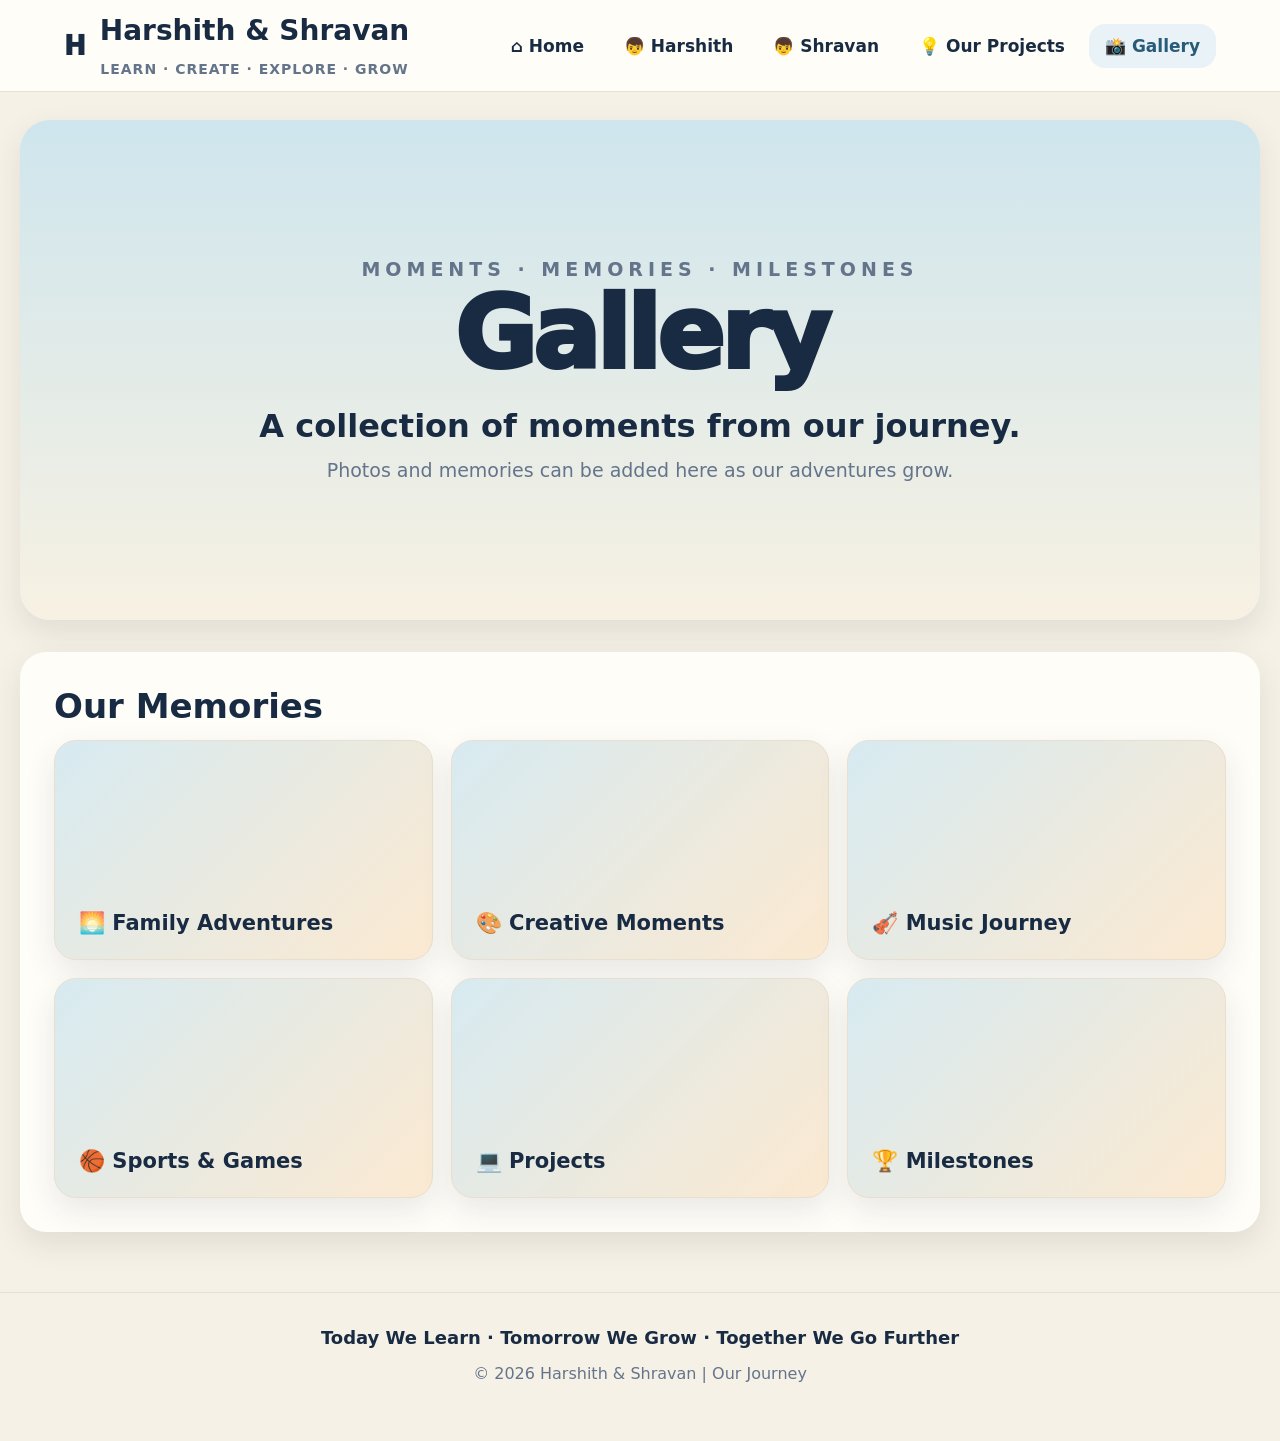
<file: pages/gallery.html>
<!DOCTYPE html>
<html lang="en"><head><meta charset="UTF-8"><meta name="viewport" content="width=device-width, initial-scale=1.0">
<title>Gallery | Harshith &amp; Shravan</title><link rel="stylesheet" href="../css/style.css"></head>
<body><header>
  <nav class="nav">
    <div class="logo">
      <div class="logo-mark">H</div>
      <div class="logo-text">
        <strong>Harshith &amp; Shravan</strong>
        <small>LEARN · CREATE · EXPLORE · GROW</small>
      </div>
    </div>
    <div class="nav-links"><a href="../index.html">⌂ Home</a><a href="harshith.html">👦 Harshith</a><a href="shravan.html">👦 Shravan</a><a href="projects.html">💡 Our Projects</a><a href="gallery.html" class="active">📸 Gallery</a></div>
  </nav>
</header>
<main class="page">
  <section class="hero"><div class="hero-content">
    <p class="hero-kicker">MOMENTS · MEMORIES · MILESTONES</p><h1>Gallery</h1>
    <h2>A collection of moments from our journey.</h2>
    <p>Photos and memories can be added here as our adventures grow.</p>
  </div></section>
  <section><h2>Our Memories</h2>
    <div class="gallery-grid">
      <div class="gallery-item"><span>🌅 Family Adventures</span></div>
      <div class="gallery-item"><span>🎨 Creative Moments</span></div>
      <div class="gallery-item"><span>🎻 Music Journey</span></div>
      <div class="gallery-item"><span>🏀 Sports &amp; Games</span></div>
      <div class="gallery-item"><span>💻 Projects</span></div>
      <div class="gallery-item"><span>🏆 Milestones</span></div>
    </div>
  </section>
</main><footer>
  <div class="footer-big">Today We Learn · Tomorrow We Grow · Together We Go Further</div>
  <p>© 2026 Harshith &amp; Shravan | Our Journey</p>
</footer></body></html>
</file>
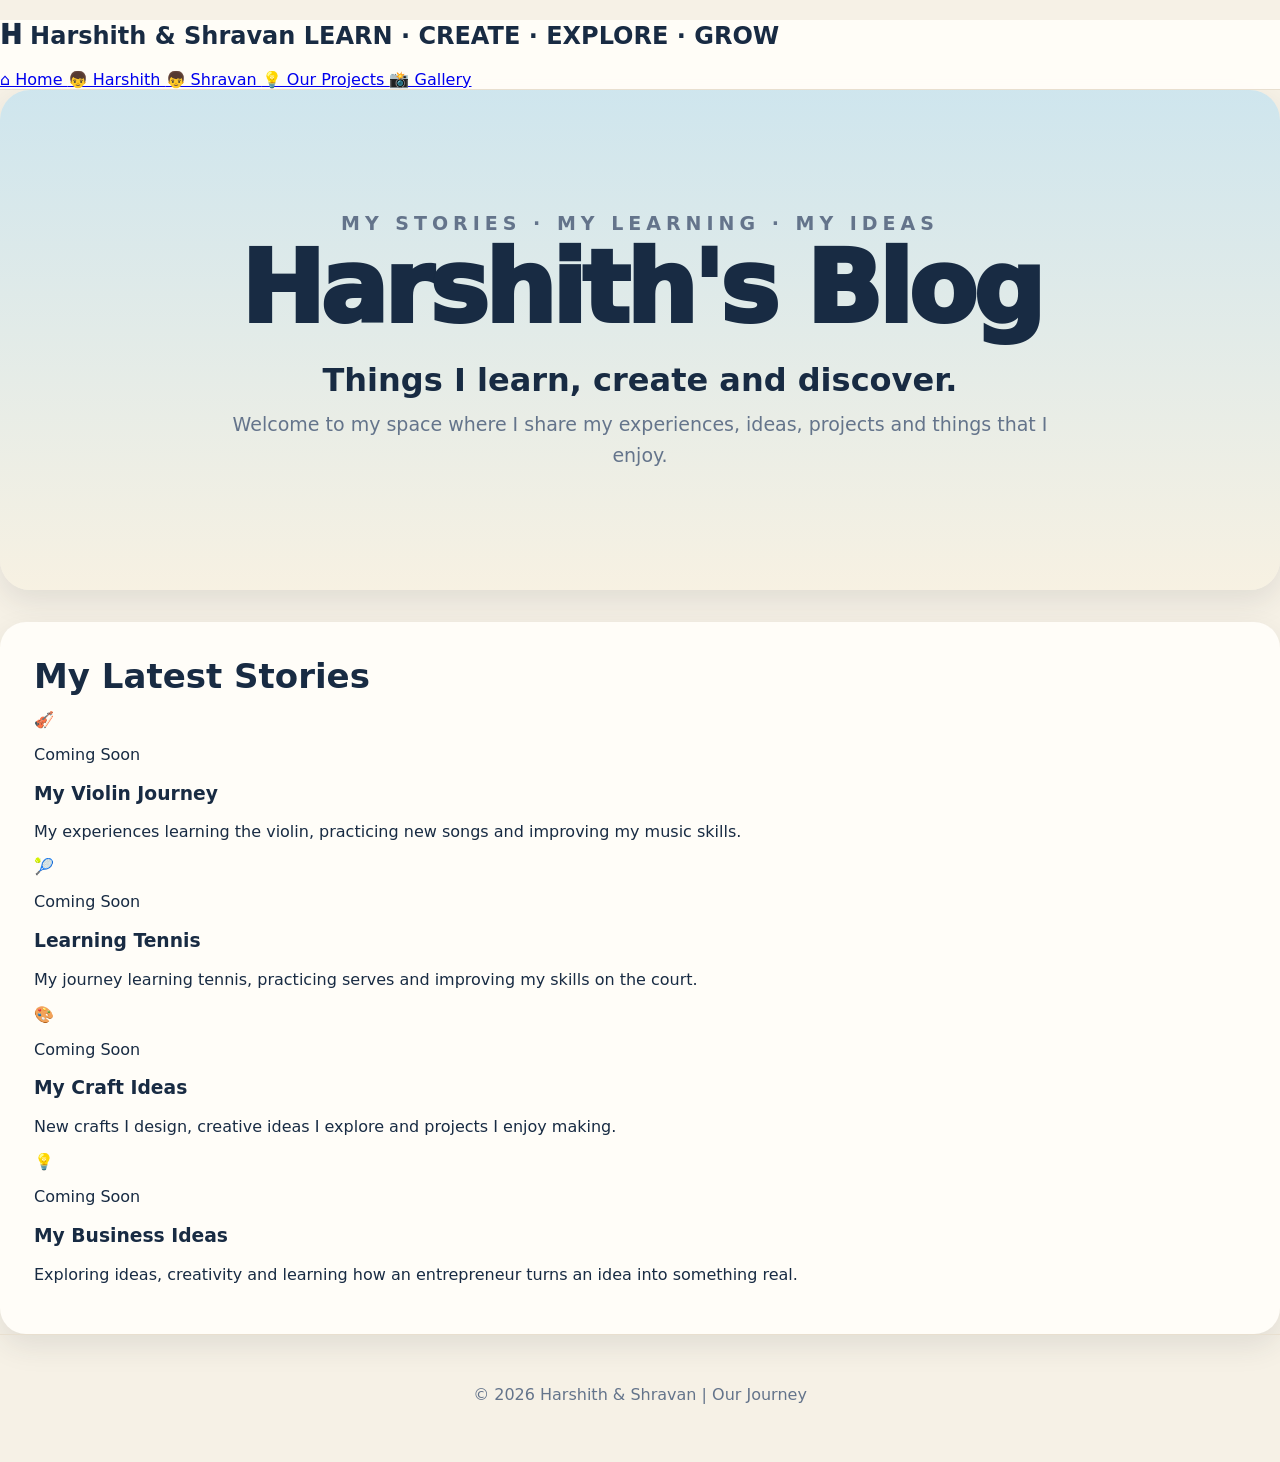
<file: pages/harshith-blog.html>
<!DOCTYPE html>
<html lang="en">

<head>
    <meta charset="UTF-8">
    <meta name="viewport" content="width=device-width, initial-scale=1.0">

    <title>Harshith's Blog | Our Journey</title>

    <link rel="stylesheet" href="../css/style.css">
</head>

<body>

    <!-- HEADER -->

    <header>

        <h2>
            <span class="logo-mark">H</span>

            Harshith & Shravan

            <span>
                LEARN · CREATE · EXPLORE · GROW
            </span>
        </h2>


        <nav>

            <a href="../index.html">
                ⌂ Home
            </a>

            <a href="harshith.html" class="active">
                👦 Harshith
            </a>

            <a href="shravan.html">
                👦 Shravan
            </a>

            <a href="projects.html">
                💡 Our Projects
            </a>

            <a href="gallery.html">
                📸 Gallery
            </a>

        </nav>

    </header>


    <main>


        <!-- BLOG HERO -->

        <section class="hero blog-hero">

            <div class="hero-content">

                <p class="hero-kicker">
                    MY STORIES · MY LEARNING · MY IDEAS
                </p>

                <h1>
                    Harshith's Blog
                </h1>

                <h2>
                    Things I learn, create and discover.
                </h2>

                <p class="hero-sub">
                    Welcome to my space where I share my experiences,
                    ideas, projects and things that I enjoy.
                </p>

            </div>

        </section>


        <!-- BLOG POSTS -->

        <section class="blog-section">

            <h2>My Latest Stories</h2>


            <div class="blog-grid">


                <!-- BLOG POST 1 -->

                <article class="blog-card">

                    <div class="blog-icon">
                        🎻
                    </div>

                    <div class="blog-content">

                        <p class="blog-date">
                            Coming Soon
                        </p>

                        <h3>
                            My Violin Journey
                        </h3>

                        <p>
                            My experiences learning the violin,
                            practicing new songs and improving
                            my music skills.
                        </p>

                    </div>

                </article>


                <!-- BLOG POST 2 -->

                <article class="blog-card">

                    <div class="blog-icon">
                        🎾
                    </div>

                    <div class="blog-content">

                        <p class="blog-date">
                            Coming Soon
                        </p>

                        <h3>
                            Learning Tennis
                        </h3>

                        <p>
                            My journey learning tennis,
                            practicing serves and improving
                            my skills on the court.
                        </p>

                    </div>

                </article>


                <!-- BLOG POST 3 -->

                <article class="blog-card">

                    <div class="blog-icon">
                        🎨
                    </div>

                    <div class="blog-content">

                        <p class="blog-date">
                            Coming Soon
                        </p>

                        <h3>
                            My Craft Ideas
                        </h3>

                        <p>
                            New crafts I design, creative
                            ideas I explore and projects
                            I enjoy making.
                        </p>

                    </div>

                </article>


                <!-- BLOG POST 4 -->

                <article class="blog-card">

                    <div class="blog-icon">
                        💡
                    </div>

                    <div class="blog-content">

                        <p class="blog-date">
                            Coming Soon
                        </p>

                        <h3>
                            My Business Ideas
                        </h3>

                        <p>
                            Exploring ideas, creativity and
                            learning how an entrepreneur
                            turns an idea into something real.
                        </p>

                    </div>

                </article>


            </div>

        </section>


    </main>


    <!-- FOOTER -->

    <footer>

        <p>
            © 2026 Harshith & Shravan | Our Journey
        </p>

    </footer>


</body>

</html>
</file>
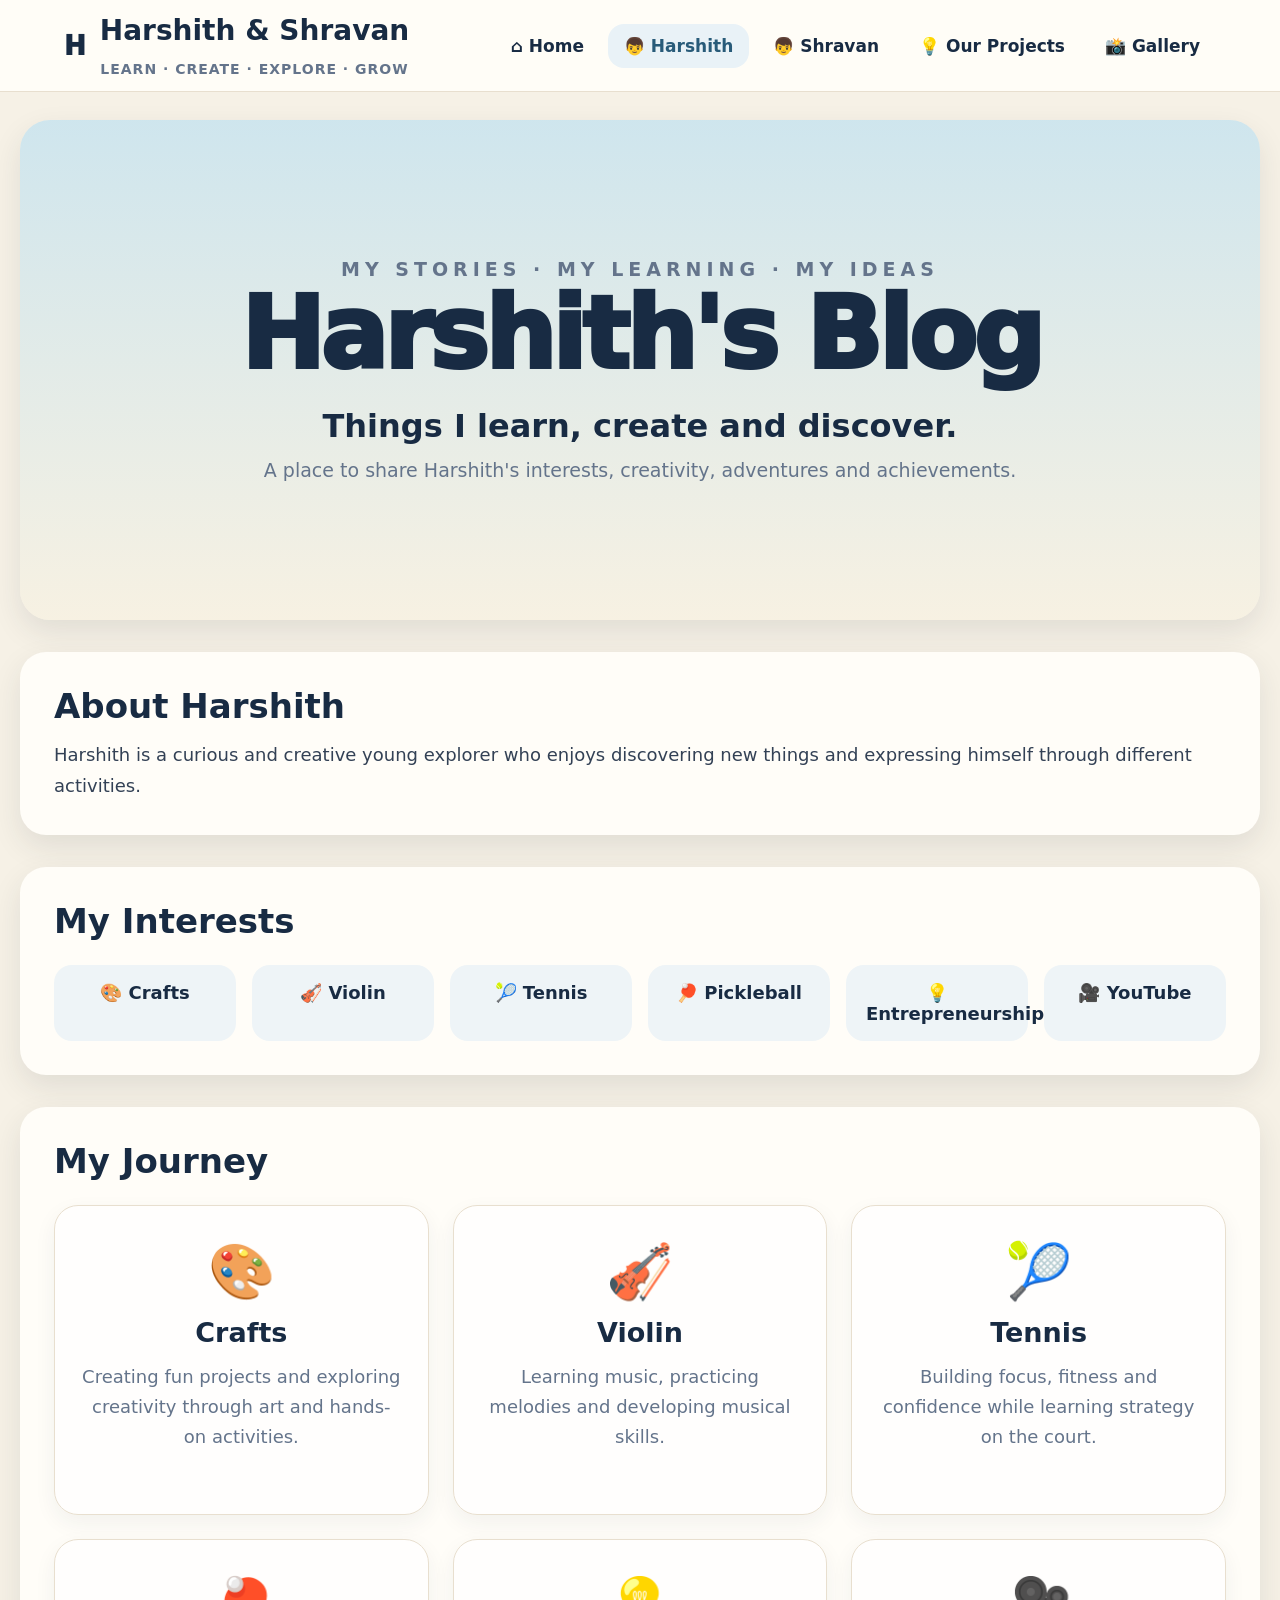
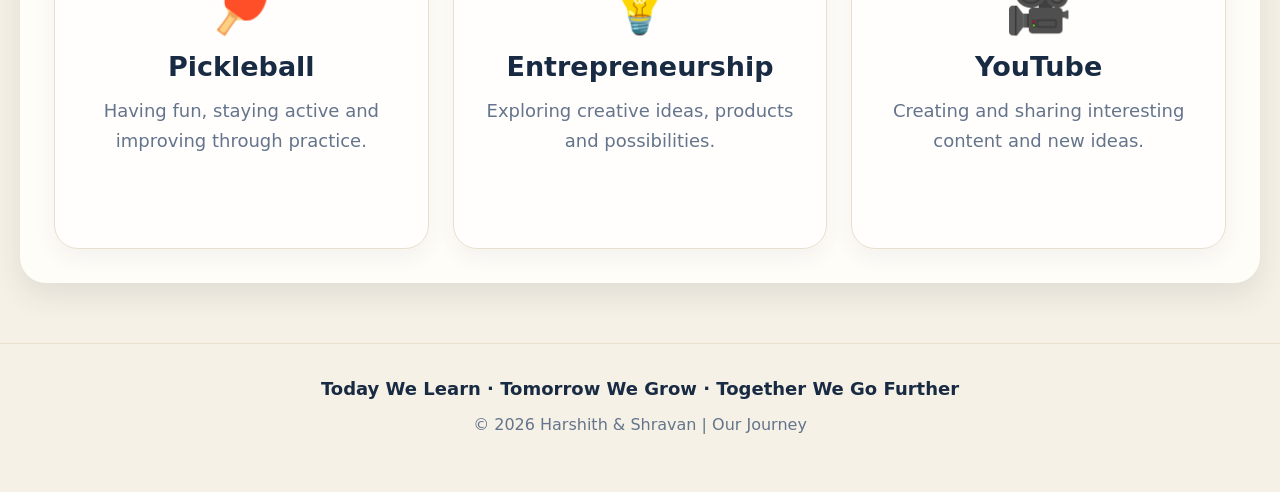
<file: pages/harshith.html>
<!DOCTYPE html>
<html lang="en">
<head>
  <meta charset="UTF-8"><meta name="viewport" content="width=device-width, initial-scale=1.0">
  <title>Harshith | Our Journey</title><link rel="stylesheet" href="../css/style.css">
</head>
<body>
<header>
  <nav class="nav">
    <div class="logo">
      <div class="logo-mark">H</div>
      <div class="logo-text">
        <strong>Harshith &amp; Shravan</strong>
        <small>LEARN · CREATE · EXPLORE · GROW</small>
      </div>
    </div>
    <div class="nav-links"><a href="../index.html">⌂ Home</a><a href="harshith.html" class="active">👦 Harshith</a><a href="shravan.html">👦 Shravan</a><a href="projects.html">💡 Our Projects</a><a href="gallery.html">📸 Gallery</a></div>
  </nav>
</header>
<main class="page">
  <section class="hero">
    <div class="hero-content">
      <p class="hero-kicker">MY STORIES · MY LEARNING · MY IDEAS</p>
      <h1>Harshith's Blog</h1>
      <h2>Things I learn, create and discover.</h2>
      <p class="hero-sub">A place to share Harshith's interests, creativity, adventures and achievements.</p>
    </div>
  </section>

  <section class="profile-section">
    <h2>About Harshith</h2><p>Harshith is a curious and creative young explorer who enjoys discovering new things and expressing himself through different activities.</p>
  </section>

  <section>
    <h2>My Interests</h2>
    <div class="interests-row"><div class="interest-chip">🎨 Crafts</div>
<div class="interest-chip">🎻 Violin</div>
<div class="interest-chip">🎾 Tennis</div>
<div class="interest-chip">🏓 Pickleball</div>
<div class="interest-chip">💡 Entrepreneurship</div>
<div class="interest-chip">🎥 YouTube</div></div>
  </section>

  <section class="journey-section">
    <h2>My Journey</h2>
    <div class="journey-grid"><article class="journey-card">
      <div class="journey-icon">🎨</div><h3>Crafts</h3><p>Creating fun projects and exploring creativity through art and hands-on activities.</p>
    </article>
<article class="journey-card">
      <div class="journey-icon">🎻</div><h3>Violin</h3><p>Learning music, practicing melodies and developing musical skills.</p>
    </article>
<article class="journey-card">
      <div class="journey-icon">🎾</div><h3>Tennis</h3><p>Building focus, fitness and confidence while learning strategy on the court.</p>
    </article>
<article class="journey-card">
      <div class="journey-icon">🏓</div><h3>Pickleball</h3><p>Having fun, staying active and improving through practice.</p>
    </article>
<article class="journey-card">
      <div class="journey-icon">💡</div><h3>Entrepreneurship</h3><p>Exploring creative ideas, products and possibilities.</p>
    </article>
<article class="journey-card">
      <div class="journey-icon">🎥</div><h3>YouTube</h3><p>Creating and sharing interesting content and new ideas.</p>
    </article></div>
  </section>
</main>
<footer>
  <div class="footer-big">Today We Learn · Tomorrow We Grow · Together We Go Further</div>
  <p>© 2026 Harshith &amp; Shravan | Our Journey</p>
</footer>
</body></html>
</file>
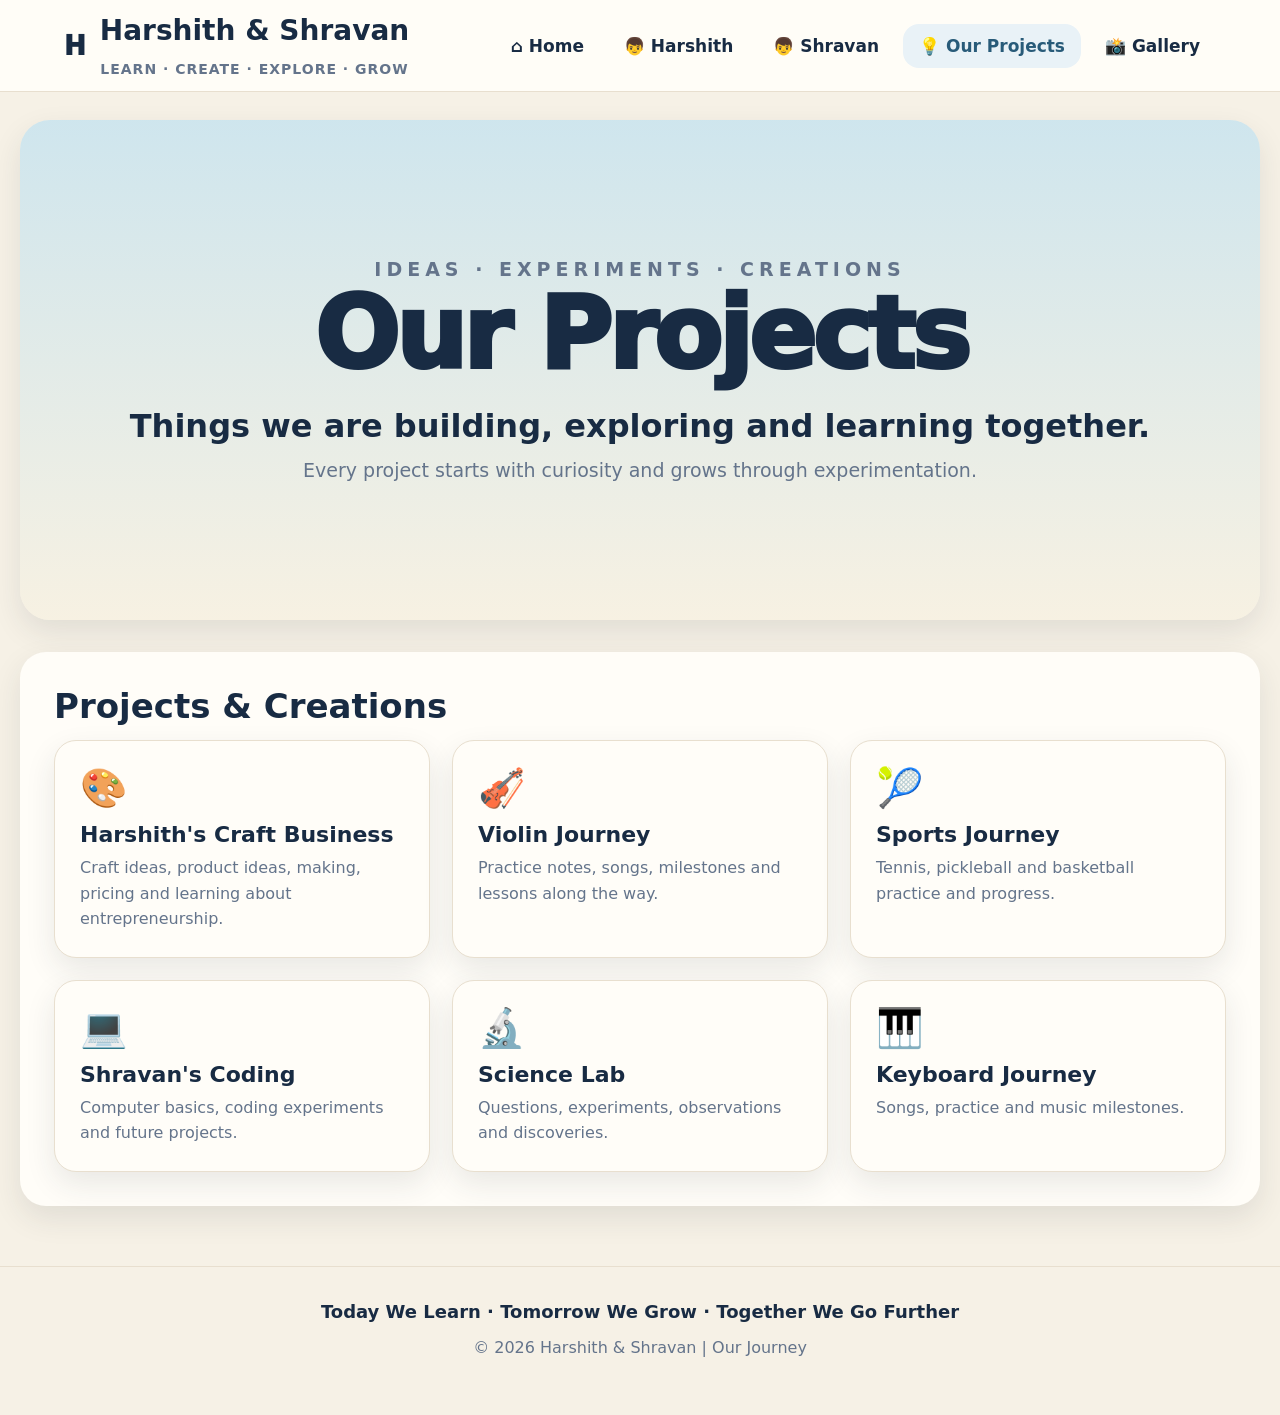
<file: pages/projects.html>
<!DOCTYPE html>
<html lang="en"><head><meta charset="UTF-8"><meta name="viewport" content="width=device-width, initial-scale=1.0">
<title>Our Projects | Harshith &amp; Shravan</title><link rel="stylesheet" href="../css/style.css"></head>
<body><header>
  <nav class="nav">
    <div class="logo">
      <div class="logo-mark">H</div>
      <div class="logo-text">
        <strong>Harshith &amp; Shravan</strong>
        <small>LEARN · CREATE · EXPLORE · GROW</small>
      </div>
    </div>
    <div class="nav-links"><a href="../index.html">⌂ Home</a><a href="harshith.html">👦 Harshith</a><a href="shravan.html">👦 Shravan</a><a href="projects.html" class="active">💡 Our Projects</a><a href="gallery.html">📸 Gallery</a></div>
  </nav>
</header>
<main class="page">
  <section class="hero"><div class="hero-content">
    <p class="hero-kicker">IDEAS · EXPERIMENTS · CREATIONS</p><h1>Our Projects</h1>
    <h2>Things we are building, exploring and learning together.</h2>
    <p>Every project starts with curiosity and grows through experimentation.</p>
  </div></section>
  <section><h2>Projects &amp; Creations</h2>
    <div class="project-page-grid">
      <article class="project-card"><div class="icon">🎨</div><h3>Harshith's Craft Business</h3><p>Craft ideas, product ideas, making, pricing and learning about entrepreneurship.</p></article>
      <article class="project-card"><div class="icon">🎻</div><h3>Violin Journey</h3><p>Practice notes, songs, milestones and lessons along the way.</p></article>
      <article class="project-card"><div class="icon">🎾</div><h3>Sports Journey</h3><p>Tennis, pickleball and basketball practice and progress.</p></article>
      <article class="project-card"><div class="icon">💻</div><h3>Shravan's Coding</h3><p>Computer basics, coding experiments and future projects.</p></article>
      <article class="project-card"><div class="icon">🔬</div><h3>Science Lab</h3><p>Questions, experiments, observations and discoveries.</p></article>
      <article class="project-card"><div class="icon">🎹</div><h3>Keyboard Journey</h3><p>Songs, practice and music milestones.</p></article>
    </div>
  </section>
</main><footer>
  <div class="footer-big">Today We Learn · Tomorrow We Grow · Together We Go Further</div>
  <p>© 2026 Harshith &amp; Shravan | Our Journey</p>
</footer></body></html>
</file>
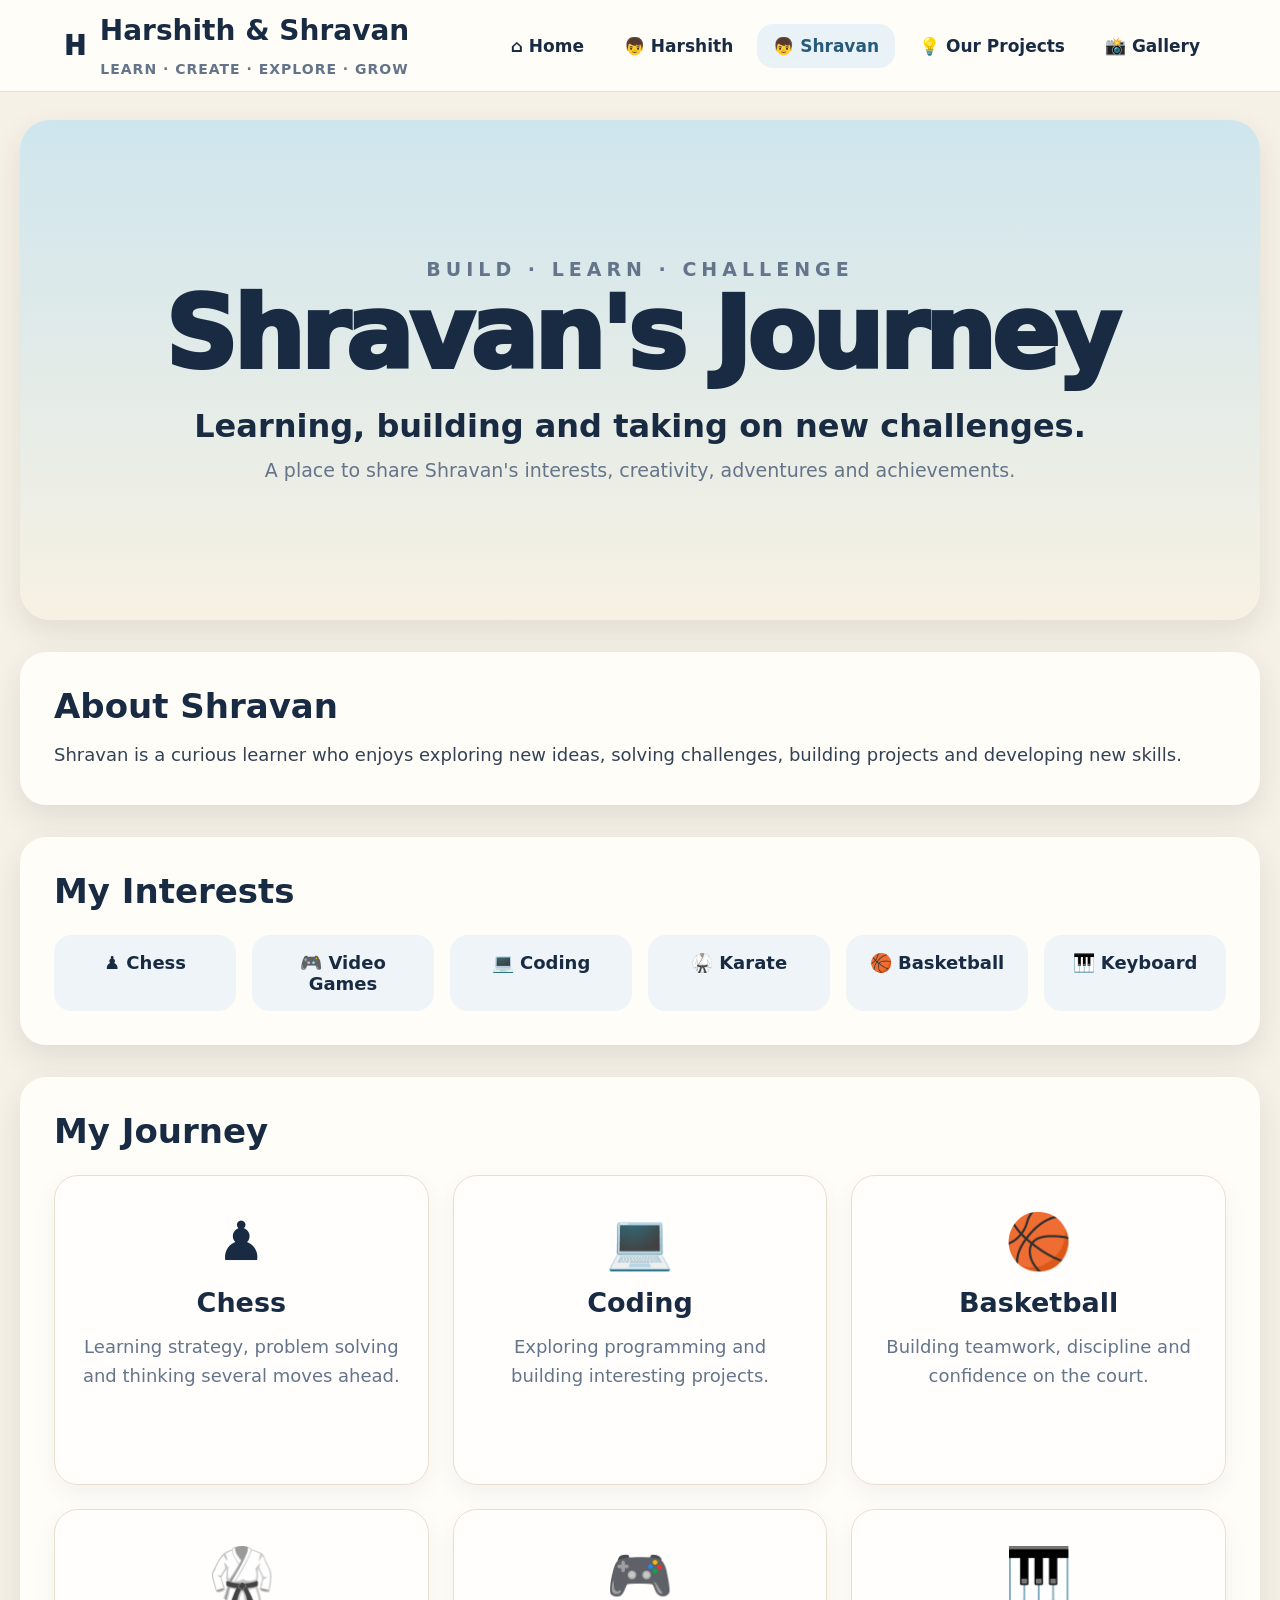
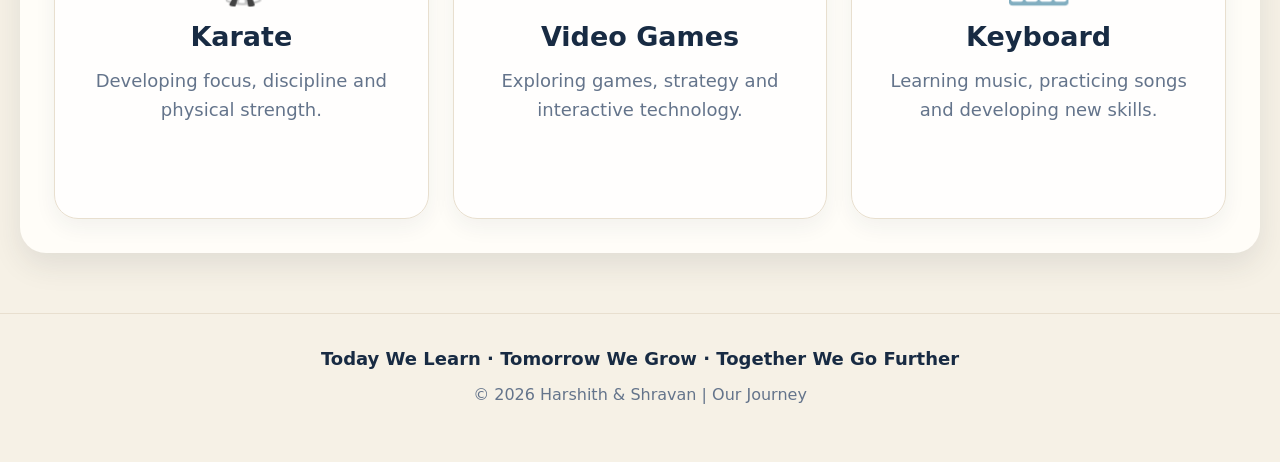
<file: pages/shravan.html>
<!DOCTYPE html>
<html lang="en">
<head>
  <meta charset="UTF-8"><meta name="viewport" content="width=device-width, initial-scale=1.0">
  <title>Shravan | Our Journey</title><link rel="stylesheet" href="../css/style.css">
</head>
<body>
<header>
  <nav class="nav">
    <div class="logo">
      <div class="logo-mark">H</div>
      <div class="logo-text">
        <strong>Harshith &amp; Shravan</strong>
        <small>LEARN · CREATE · EXPLORE · GROW</small>
      </div>
    </div>
    <div class="nav-links"><a href="../index.html">⌂ Home</a><a href="harshith.html">👦 Harshith</a><a href="shravan.html" class="active">👦 Shravan</a><a href="projects.html">💡 Our Projects</a><a href="gallery.html">📸 Gallery</a></div>
  </nav>
</header>
<main class="page">
  <section class="hero">
    <div class="hero-content">
      <p class="hero-kicker">BUILD · LEARN · CHALLENGE</p>
      <h1>Shravan's Journey</h1>
      <h2>Learning, building and taking on new challenges.</h2>
      <p class="hero-sub">A place to share Shravan's interests, creativity, adventures and achievements.</p>
    </div>
  </section>

  <section class="profile-section">
    <h2>About Shravan</h2><p>Shravan is a curious learner who enjoys exploring new ideas, solving challenges, building projects and developing new skills.</p>
  </section>

  <section>
    <h2>My Interests</h2>
    <div class="interests-row"><div class="interest-chip">♟️ Chess</div>
<div class="interest-chip">🎮 Video Games</div>
<div class="interest-chip">💻 Coding</div>
<div class="interest-chip">🥋 Karate</div>
<div class="interest-chip">🏀 Basketball</div>
<div class="interest-chip">🎹 Keyboard</div></div>
  </section>

  <section class="journey-section">
    <h2>My Journey</h2>
    <div class="journey-grid"><article class="journey-card">
      <div class="journey-icon">♟️</div><h3>Chess</h3><p>Learning strategy, problem solving and thinking several moves ahead.</p>
    </article>
<article class="journey-card">
      <div class="journey-icon">💻</div><h3>Coding</h3><p>Exploring programming and building interesting projects.</p>
    </article>
<article class="journey-card">
      <div class="journey-icon">🏀</div><h3>Basketball</h3><p>Building teamwork, discipline and confidence on the court.</p>
    </article>
<article class="journey-card">
      <div class="journey-icon">🥋</div><h3>Karate</h3><p>Developing focus, discipline and physical strength.</p>
    </article>
<article class="journey-card">
      <div class="journey-icon">🎮</div><h3>Video Games</h3><p>Exploring games, strategy and interactive technology.</p>
    </article>
<article class="journey-card">
      <div class="journey-icon">🎹</div><h3>Keyboard</h3><p>Learning music, practicing songs and developing new skills.</p>
    </article></div>
  </section>
</main>
<footer>
  <div class="footer-big">Today We Learn · Tomorrow We Grow · Together We Go Further</div>
  <p>© 2026 Harshith &amp; Shravan | Our Journey</p>
</footer>
</body></html>
</file>
<file: css/style.css>
:root {
  --cream: #f6f1e6;
  --paper: #fffdf8;
  --ink: #182b43;
  --muted: #64748b;
  --blue: #2196d3;
  --purple: #7657d9;
  --green: #4e9b72;
  --orange: #ef9b35;
  --line: #e8dfcf;
  --shadow: 0 12px 30px rgba(35,45,60,.10);
}

* { box-sizing: border-box; }
html { scroll-behavior: smooth; }
body {
  margin: 0;
  background: var(--cream);
  color: var(--ink);
  font-family: Inter, system-ui, -apple-system, BlinkMacSystemFont, "Segoe UI", sans-serif;
}

header {
  position: sticky;
  top: 0;
  z-index: 100;
  background: rgba(255,253,248,.94);
  backdrop-filter: blur(12px);
  border-bottom: 1px solid var(--line);
}

.nav {
  max-width: 1500px;
  margin: auto;
  min-height: 88px;
  padding: 14px 5%;
  display: flex;
  align-items: center;
  justify-content: space-between;
  gap: 24px;
}

.logo {
  display: flex;
  align-items: center;
  gap: 12px;
  white-space: nowrap;
}

.logo-mark {
  font-size: 26px;
  font-weight: 950;
}

.logo-text {
  display: flex;
  align-items: center;
  gap: 12px;
}

.logo strong {
  font-size: 25px;
  font-weight: 900;
}

.logo small {
  font-size: 14px;
  font-weight: 900;
  letter-spacing: 1.5px;
  color: var(--muted);
}

.nav-links {
  display: flex;
  align-items: center;
  gap: 8px;
}

.nav-links a {
  text-decoration: none;
  color: var(--ink);
  font-size: 17px;
  font-weight: 800;
  padding: 12px 16px;
  border-radius: 16px;
  transition: .2s ease;
  white-space: nowrap;
}

.nav-links a:hover,
.nav-links a.active {
  background: #e9f2f7;
  color: #285b79;
}

.page {
  max-width: 1500px;
  margin: auto;
  padding: 28px 20px 60px;
}

.hero {
  min-height: 500px;
  border-radius: 30px;
  padding: 70px 40px;
  text-align: center;
  background: linear-gradient(180deg, rgba(205,229,238,.96), rgba(247,241,226,.92));
  box-shadow: var(--shadow);
  display: flex;
  align-items: center;
  justify-content: center;
}

.hero-content { max-width: 1100px; }

.hero-kicker {
  margin: 0 0 18px;
  color: #315c75;
  font-size: 14px;
  font-weight: 900;
  letter-spacing: 5px;
}

.hero h1 {
  margin: 0;
  font-size: clamp(54px, 8vw, 100px);
  line-height: 1;
  letter-spacing: -4px;
  font-weight: 950;
}

.hero h2 {
  margin: 22px 0 10px;
  font-size: clamp(23px, 3vw, 32px);
}

.hero-sub,
.hero p {
  max-width: 820px;
  margin: 0 auto;
  font-size: 19px;
  line-height: 1.65;
  color: var(--muted);
}

.signs {
  display: flex;
  flex-wrap: wrap;
  justify-content: center;
  gap: 10px;
  margin-top: 28px;
}

.sign {
  padding: 10px 16px;
  border: 1px solid var(--line);
  background: rgba(255,255,255,.62);
  border-radius: 999px;
  font-weight: 900;
  font-size: 13px;
  letter-spacing: 1px;
}

section:not(.hero) {
  margin-top: 32px;
  background: var(--paper);
  padding: 34px;
  border-radius: 26px;
  box-shadow: var(--shadow);
}

section h2 {
  margin: 0 0 14px;
  font-size: 34px;
}

section > p {
  margin: 0;
  color: #334155;
  font-size: 18px;
  line-height: 1.7;
}

/* HOME */
.section-heading {
  margin: 52px 4px 18px;
}

.section-heading h2 {
  margin: 0 0 8px;
  font-size: 32px;
}

.section-heading p {
  margin: 0;
  color: var(--muted);
  font-size: 17px;
}

.brothers,
.two-column,
.now-grid {
  display: grid;
  grid-template-columns: repeat(2, 1fr);
  gap: 26px;
}

.bro-card,
.panel {
  background: var(--paper);
  border: 1px solid var(--line);
  border-radius: 26px;
  padding: 30px;
  box-shadow: var(--shadow);
}

.bro-card.harshith { border-top: 6px solid var(--orange); }
.bro-card.shravan { border-top: 6px solid var(--blue); }

.age,
.label {
  color: var(--muted);
  font-weight: 900;
  letter-spacing: 2px;
  font-size: 12px;
}

.bro-card h2,
.panel h3 {
  margin: 10px 0 6px;
  font-size: 34px;
}

.motto {
  font-weight: 800;
  color: #315c75;
  margin-bottom: 20px;
}

.tags,
.interests {
  display: flex;
  flex-wrap: wrap;
  gap: 10px;
}

.tag,
.interest-pill {
  background: #eef4f7;
  padding: 10px 14px;
  border-radius: 14px;
  font-weight: 800;
}

.cta {
  display: inline-block;
  margin-top: 22px;
  padding: 13px 20px;
  border: 0;
  border-radius: 14px;
  background: var(--ink);
  color: white;
  text-decoration: none;
  font-weight: 850;
}

.panel ul {
  margin: 18px 0 0;
  padding-left: 22px;
}

.panel li {
  margin: 10px 0;
  color: #475569;
  line-height: 1.45;
}

.project-grid,
.adventure-grid {
  display: grid;
  grid-template-columns: repeat(3, 1fr);
  gap: 20px;
}

.project-card,
.adventure-card {
  background: var(--paper);
  border: 1px solid var(--line);
  border-radius: 22px;
  padding: 25px;
  box-shadow: var(--shadow);
}

.project-card .icon,
.adventure-card .icon {
  font-size: 38px;
}

.project-card h3,
.adventure-card h3 {
  margin: 12px 0 8px;
  font-size: 22px;
}

.project-card p,
.adventure-card p {
  margin: 0;
  color: var(--muted);
  line-height: 1.6;
}

.timeline-grid {
  display: grid;
  grid-template-columns: repeat(2, 1fr);
  gap: 26px;
}

.timeline {
  background: var(--paper);
  border: 1px solid var(--line);
  border-radius: 24px;
  padding: 26px;
  box-shadow: var(--shadow);
}

.timeline h3 { margin-top: 0; font-size: 25px; }
.milestone {
  border-left: 3px solid #cbd9e0;
  padding: 0 0 20px 20px;
  margin-left: 8px;
}
.milestone strong { display: block; }
.milestone p { margin: 5px 0 0; color: var(--muted); }

/* PERSON PAGES */
.profile-section { margin-top: 34px; }

.interests-row {
  display: flex;
  flex-wrap: wrap;
  gap: 16px;
  margin-top: 24px;
}

.interest-chip {
  min-width: 165px;
  flex: 1 1 165px;
  padding: 17px 20px;
  border-radius: 18px;
  background: #eef4f7;
  font-size: 18px;
  font-weight: 850;
  text-align: center;
}

/* JOURNEY CARDS: intentionally NOT clickable */
.journey-section { margin-top: 34px; }

.journey-grid {
  display: grid;
  grid-template-columns: repeat(3, 1fr);
  gap: 24px;
  margin-top: 24px;
}

.journey-card {
  min-height: 310px;
  background: rgba(255,255,255,.72);
  border: 1px solid var(--line);
  border-radius: 24px;
  padding: 34px 26px;
  text-align: center;
  box-shadow: 0 8px 22px rgba(35,45,60,.06);
  cursor: default;
}

.journey-icon {
  font-size: 54px;
  margin-bottom: 14px;
}

.journey-card h3 {
  margin: 0 0 14px;
  font-size: 27px;
}

.journey-card p {
  margin: 0;
  color: var(--muted);
  font-size: 18px;
  line-height: 1.65;
}

/* PROJECTS */
.page-title {
  margin: 10px 0 24px;
  font-size: clamp(40px, 6vw, 70px);
}

.project-page-grid {
  display: grid;
  grid-template-columns: repeat(3, 1fr);
  gap: 22px;
}

/* GALLERY */
.gallery-grid {
  display: grid;
  grid-template-columns: repeat(3, 1fr);
  gap: 18px;
}

.gallery-item {
  min-height: 220px;
  border-radius: 22px;
  border: 1px solid var(--line);
  background:
    linear-gradient(135deg, rgba(33,150,211,.18), rgba(239,155,53,.20)),
    var(--paper);
  padding: 24px;
  display: flex;
  align-items: end;
  box-shadow: var(--shadow);
}

.gallery-item span {
  font-weight: 900;
  font-size: 21px;
}

/* FOOTER */
footer {
  text-align: center;
  padding: 34px 20px 42px;
  border-top: 1px solid var(--line);
  color: var(--muted);
}

.footer-big {
  color: var(--ink);
  font-weight: 900;
  font-size: 18px;
  margin-bottom: 8px;
}

@media (max-width: 1050px) {
  .nav { align-items: flex-start; }
  .nav-links { overflow-x: auto; max-width: 100%; }
  .project-grid,
  .adventure-grid,
  .project-page-grid,
  .gallery-grid { grid-template-columns: repeat(2, 1fr); }
  .journey-grid { grid-template-columns: repeat(2, 1fr); }
}

@media (max-width: 760px) {
  .nav {
    min-height: auto;
    flex-direction: column;
    gap: 12px;
    padding: 14px 20px;
  }
  .logo-text { align-items: flex-start; flex-direction: column; gap: 2px; }
  .logo strong { font-size: 21px; }
  .logo small { font-size: 11px; }
  .nav-links { width: 100%; }
  .nav-links a { font-size: 15px; padding: 10px 12px; }
  .page { padding: 18px 14px 44px; }
  .hero { min-height: 420px; padding: 55px 20px; border-radius: 24px; }
  .hero-kicker { letter-spacing: 3px; }
  .hero h1 { letter-spacing: -2px; }
  section:not(.hero) { padding: 24px 20px; border-radius: 22px; }
  section h2 { font-size: 29px; }
  .brothers,
  .two-column,
  .now-grid,
  .timeline-grid,
  .project-grid,
  .adventure-grid,
  .project-page-grid,
  .gallery-grid,
  .journey-grid { grid-template-columns: 1fr; }
  .section-heading { margin-top: 38px; }
  .journey-card { min-height: 0; }
}
/* =========================
   HOME PAGE PROFILE PHOTOS
========================= */

.person-photo-wrap {
    width: 100%;
    height: 280px;

    margin-bottom: 22px;

    overflow: hidden;

    border-radius: 20px;

    background: #eef4f7;
}


.person-photo {
    width: 100%;
    height: 100%;

    display: block;

    object-fit: cover;

    object-position: center top;
}


/* MOBILE */

@media (max-width: 760px) {

    .person-photo-wrap {
        height: 320px;
    }

}
/* =========================
   WEBSITE LOGO
========================= */

.logo {
    display: flex;
    align-items: center;
    gap: 14px;
}

.logo-image {
    width: 64px;
    height: 64px;

    object-fit: cover;

    border-radius: 14px;

    box-shadow: 0 6px 18px rgba(35, 45, 60, 0.15);
}

.logo-text {
    display: flex;
    flex-direction: column;
}

.logo-text strong {
    font-size: 28px;
    font-weight: 900;
    color: var(--ink);
}

.logo-text small {
    margin-top: 2px;

    font-size: 14px;
    font-weight: 800;

    letter-spacing: 1px;

    color: var(--muted);
}
</file>
